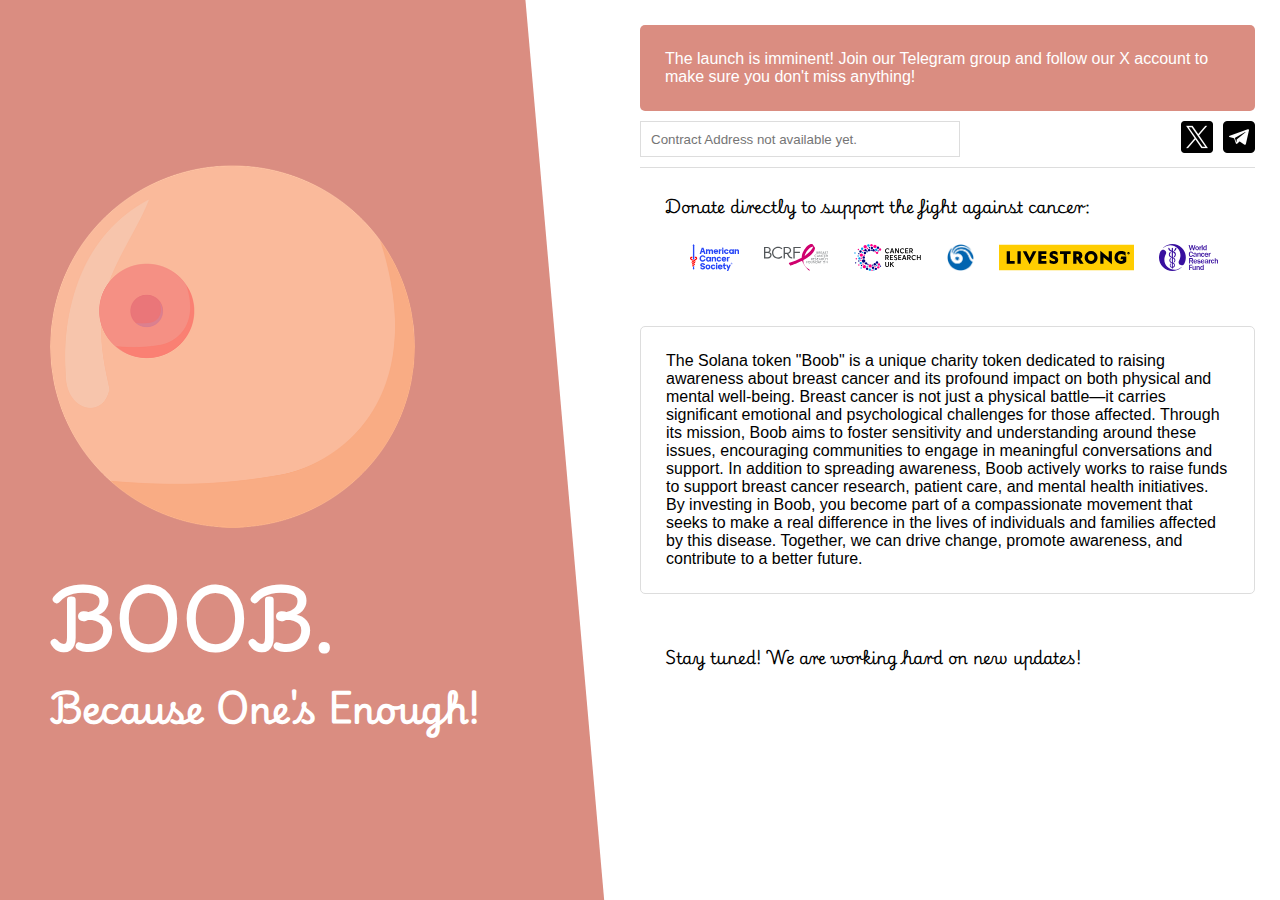
<file: index.html>
<!DOCTYPE html><html lang="en" data-critters-container><head>
  <meta charset="utf-8">
  <title>BOOB - The first Charity Token on Solana</title>
  <base href="/">
  <meta name="viewport" content="width=device-width, initial-scale=1">

  <meta name="description" content="BOOB is a charity token on the Solana blockchain dedicated to supporting the fight against breast cancer. By leveraging innovative blockchain technology, BOOB connects the crypto community with a meaningful mission – funding breast cancer research and patient care. Learn more about our transparent approach and how your participation contributes directly to this important cause.">
  <meta name="keywords" content="BOOB token, Solana charity token, breast cancer awareness, crypto for cancer, blockchain for charity, Solana breast cancer, charity cryptocurrency, blockchain for health, BOOB crypto project, crypto donations breast cancer">
  <meta http-equiv="X-UA-Compatible" content="ie=edge">
  <link rel="icon" type="image/x-icon" href="favicon.ico">
<style>*{box-sizing:border-box;padding:0;margin:0}html{height:100%;width:100%}body{font-family:Open Sans,sans-serif;background:#da8d81;height:100%;width:100%}input{outline:0;border:0}
</style><link rel="stylesheet" href="styles-CODM2S3G.css" media="print" onload="this.media='all'"><noscript><link rel="stylesheet" href="styles-CODM2S3G.css"></noscript><style ng-app-id="ng">main[_ngcontent-ng-c1848966870]{overflow:hidden;min-height:100%;min-width:100%;display:flex}aside[_ngcontent-ng-c1848966870]{justify-content:center;flex-direction:column;background:#da8d81;align-items:left;padding:25px 0;display:flex;width:100%;flex:1}aside[_ngcontent-ng-c1848966870] > h1[_ngcontent-ng-c1848966870], aside[_ngcontent-ng-c1848966870] > h2[_ngcontent-ng-c1848966870]{font-family:Playwrite,sans-serif;padding:25px 100px 0 50px;color:#fff}aside[_ngcontent-ng-c1848966870] > h1[_ngcontent-ng-c1848966870]{padding:25px 100px 0 50px;text-transform:uppercase;font-size:8vh}aside[_ngcontent-ng-c1848966870] > h2[_ngcontent-ng-c1848966870]{padding:0 100px 0 50px;font-size:4vh}aside[_ngcontent-ng-c1848966870] > a[_ngcontent-ng-c1848966870]{padding:0 200px 0 50px;width:100%}aside[_ngcontent-ng-c1848966870] > a[_ngcontent-ng-c1848966870] > img[_ngcontent-ng-c1848966870]{border-radius:50%;height:auto;width:100%}article[_ngcontent-ng-c1848966870]{background:#fff;position:relative;min-height:100%;padding:25px;width:100%;flex:1}article[_ngcontent-ng-c1848966870]:after{transform-origin:center;transform:rotate(-5deg);background:#fff;position:absolute;display:block;height:200vh;width:100px;left:-50px;content:"";top:-50%}@media (max-width: 800px){main[_ngcontent-ng-c1848966870]{display:initial}aside[_ngcontent-ng-c1848966870] > h1[_ngcontent-ng-c1848966870], aside[_ngcontent-ng-c1848966870] > h2[_ngcontent-ng-c1848966870]{padding:25px 50px 0}aside[_ngcontent-ng-c1848966870] > a[_ngcontent-ng-c1848966870]{padding:0 50px;width:100%}article[_ngcontent-ng-c1848966870]:after{display:none}}</style><style ng-app-id="ng">section[_ngcontent-ng-c3637614764]{background:#da8d81;margin:0 0 10px;position:relative;border-radius:5px;padding:25px;z-index:1}section[_ngcontent-ng-c3637614764] > p[_ngcontent-ng-c3637614764]{color:#fff}</style><style ng-app-id="ng">section[_ngcontent-ng-c471293464]{border-bottom:1px solid #dddddd;padding:0 0 10px;position:relative;text-align:right;display:flex;z-index:1}section[_ngcontent-ng-c471293464] > aside[_ngcontent-ng-c471293464]{text-align:left;flex:1}section[_ngcontent-ng-c471293464] > aside[_ngcontent-ng-c471293464] > input[_ngcontent-ng-c471293464]{border:1px solid #dddddd;max-width:320px;color:#ddd;padding:0 10px;cursor:pointer;height:100%;width:100%}section[_ngcontent-ng-c471293464] > a[_ngcontent-ng-c471293464]{margin:0 0 0 10px}section[_ngcontent-ng-c471293464] > a[_ngcontent-ng-c471293464] > img[_ngcontent-ng-c471293464]{height:32px;width:32px}section[_ngcontent-ng-c471293464] > a[_ngcontent-ng-c471293464] > img[_ngcontent-ng-c471293464]:hover{opacity:.75}</style><style ng-app-id="ng">section[_ngcontent-ng-c189967400]{padding:0 25px 25px;margin:25px 0 0;position:relative;border-radius:5px;z-index:1}section[_ngcontent-ng-c189967400] > aside[_ngcontent-ng-c189967400]{width:100%}section[_ngcontent-ng-c189967400] > aside[_ngcontent-ng-c189967400] > p[_ngcontent-ng-c189967400]{font-family:Playwrite,sans-serif;margin:25px 0 0}section[_ngcontent-ng-c189967400] > article[_ngcontent-ng-c189967400]{width:100%}section[_ngcontent-ng-c189967400] > article[_ngcontent-ng-c189967400] > a[_ngcontent-ng-c189967400]{margin:25px 0 0 25px;display:inline-block;padding:0 0 5px;height:32px}section[_ngcontent-ng-c189967400] > article[_ngcontent-ng-c189967400] > a[_ngcontent-ng-c189967400] > img[_ngcontent-ng-c189967400]{height:100%;width:auto}</style><style ng-app-id="ng">section[_ngcontent-ng-c1283014022]{border:1px solid #dddddd;margin:25px 0 10px;position:relative;border-radius:5px;padding:25px;z-index:1}</style><style ng-app-id="ng">section[_ngcontent-ng-c1530469477]{margin:25px 0 10px;position:relative;border-radius:5px;padding:25px;z-index:1}section[_ngcontent-ng-c1530469477] > p[_ngcontent-ng-c1530469477]{font-family:Playwrite,sans-serif}</style></head>

<body><!--nghm-->
  <app-root _nghost-ng-c1848966870 ng-version="18.2.13" ngh="0" ng-server-context="ssg"><main _ngcontent-ng-c1848966870><aside _ngcontent-ng-c1848966870><a _ngcontent-ng-c1848966870 href="https://boob-token.github.io" title="Boob"><img _ngcontent-ng-c1848966870 src="/assets/images/logo.png" alt="Boob"></a><h1 _ngcontent-ng-c1848966870>Boob.</h1><h2 _ngcontent-ng-c1848966870>Because One's Enough!</h2></aside><article _ngcontent-ng-c1848966870><app-info _ngcontent-ng-c1848966870 _nghost-ng-c3637614764 ngh="0"><section _ngcontent-ng-c3637614764><p _ngcontent-ng-c3637614764>The launch is imminent! Join our Telegram group and follow our X account to make sure you don't miss anything!</p></section></app-info><app-socials _ngcontent-ng-c1848966870 _nghost-ng-c471293464 ngh="0"><section _ngcontent-ng-c471293464><aside _ngcontent-ng-c471293464><input _ngcontent-ng-c471293464 type="text" placeholder="Contract Address not available yet." readonly></aside><a _ngcontent-ng-c471293464 href="https://x.com/boob_token" target="_blank" title="X"><img _ngcontent-ng-c471293464 src="/assets/images/socials/twitter.png" alt="X"></a><a _ngcontent-ng-c471293464 href="https://t.me/official_boob" target="_blank" title="Telegram"><img _ngcontent-ng-c471293464 src="/assets/images/socials/telegram.png" alt="Telegram"></a></section></app-socials><app-donations _ngcontent-ng-c1848966870 _nghost-ng-c189967400 ngh="0"><section _ngcontent-ng-c189967400><aside _ngcontent-ng-c189967400><p _ngcontent-ng-c189967400>Donate directly to support the fight against cancer:</p></aside><article _ngcontent-ng-c189967400><a _ngcontent-ng-c189967400 href="https://www.cancer.org/" target="_blank" title="American Cancer Society"><img _ngcontent-ng-c189967400 src="assets/images/donations/american_cancer_society.svg" alt="American Cancer Society"></a><a _ngcontent-ng-c189967400 href="https://www.bcrf.org/" target="_blank" title="Breast Cancer Research Foundation"><img _ngcontent-ng-c189967400 src="assets/images/donations/bcrf.svg" alt="Breast Cancer Research Foundation"></a><a _ngcontent-ng-c189967400 href="https://www.cancerresearchuk.org/" target="_blank" title="Cancer Research UK"><img _ngcontent-ng-c189967400 src="assets/images/donations/cancer_research_uk.svg" alt="Cancer Research UK"></a><a _ngcontent-ng-c189967400 href="https://www.krebshilfe.de/spenden-aktiv-werden/spenden/jetzt-spenden/" target="_blank" title="Deutsche Krebshilfe"><img _ngcontent-ng-c189967400 src="assets/images/donations/deutsche_krebshilfe.png" alt="Deutsche Krebshilfe"></a><a _ngcontent-ng-c189967400 href="https://livestrong.org/" target="_blank" title="Livestrong"><img _ngcontent-ng-c189967400 src="assets/images/donations/livestrong.svg" alt="Livestrong"></a><a _ngcontent-ng-c189967400 href="https://www.wcrf.org/" target="_blank" title="World Cancer Research Fund"><img _ngcontent-ng-c189967400 src="assets/images/donations/world_cancer_research_fund.svg" alt="World Cancer Research Fund"></a></article></section></app-donations><app-intro _ngcontent-ng-c1848966870 _nghost-ng-c1283014022 ngh="0"><section _ngcontent-ng-c1283014022><p _ngcontent-ng-c1283014022>The Solana token "Boob" is a unique charity token dedicated to raising awareness about breast cancer and its profound impact on both physical and mental well-being. Breast cancer is not just a physical battle—it carries significant emotional and psychological challenges for those affected. Through its mission, Boob aims to foster sensitivity and understanding around these issues, encouraging communities to engage in meaningful conversations and support. In addition to spreading awareness, Boob actively works to raise funds to support breast cancer research, patient care, and mental health initiatives. By investing in Boob, you become part of a compassionate movement that seeks to make a real difference in the lives of individuals and families affected by this disease. Together, we can drive change, promote awareness, and contribute to a better future.</p></section></app-intro><app-more _ngcontent-ng-c1848966870 _nghost-ng-c1530469477 ngh="0"><section _ngcontent-ng-c1530469477><p _ngcontent-ng-c1530469477>Stay tuned! We are working hard on new updates!</p></section></app-more></article></main></app-root>
<script src="polyfills-FFHMD2TL.js" type="module"></script><script src="main-NJL5HFMI.js" type="module"></script>

<script id="ng-state" type="application/json">{"__nghData__":[{}]}</script></body></html>
</file>
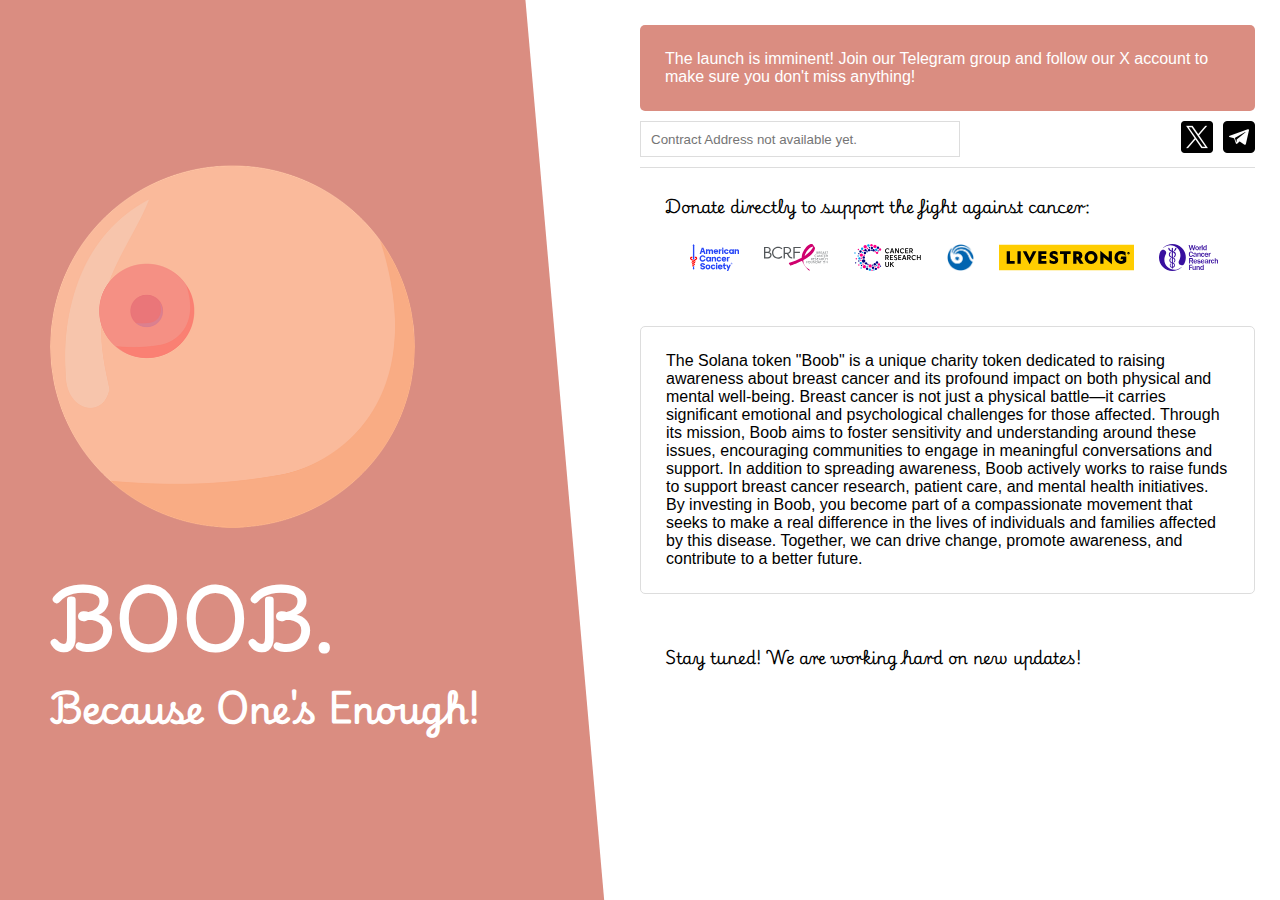
<file: index.csr.html>
<!doctype html>
<html lang="en" data-critters-container>

<head>
  <meta charset="utf-8">
  <title>BOOB - The first Charity Token on Solana</title>
  <base href="/">
  <meta name="viewport" content="width=device-width, initial-scale=1">

  <meta name="description" content="BOOB is a charity token on the Solana blockchain dedicated to supporting the fight against breast cancer. By leveraging innovative blockchain technology, BOOB connects the crypto community with a meaningful mission – funding breast cancer research and patient care. Learn more about our transparent approach and how your participation contributes directly to this important cause.">
  <meta name="keywords" content="BOOB token, Solana charity token, breast cancer awareness, crypto for cancer, blockchain for charity, Solana breast cancer, charity cryptocurrency, blockchain for health, BOOB crypto project, crypto donations breast cancer">
  <meta http-equiv="X-UA-Compatible" content="ie=edge">
  <link rel="icon" type="image/x-icon" href="favicon.ico">
<style>*{box-sizing:border-box;padding:0;margin:0}html{height:100%;width:100%}body{font-family:Open Sans,sans-serif;background:#da8d81;height:100%;width:100%}</style><link rel="stylesheet" href="styles-CODM2S3G.css" media="print" onload="this.media='all'"><noscript><link rel="stylesheet" href="styles-CODM2S3G.css"></noscript></head>

<body>
  <app-root></app-root>
<script src="polyfills-FFHMD2TL.js" type="module"></script><script src="main-NJL5HFMI.js" type="module"></script></body>

</html>
</file>
<file: styles-CODM2S3G.css>
@font-face{font-family:Playwrite;src:url(/assets/fonts/Playwrite.ttf) format("truetype")}*{box-sizing:border-box;padding:0;margin:0}html{height:100%;width:100%}body{font-family:Open Sans,sans-serif;background:#da8d81;height:100%;width:100%}button{border-radius:10px 0;text-transform:uppercase;background:#586f56;padding:10px 25px;color:#fff;font-size:16px;cursor:pointer;border:0}button:hover{background:#495e47}input{outline:0;border:0}
</file>
